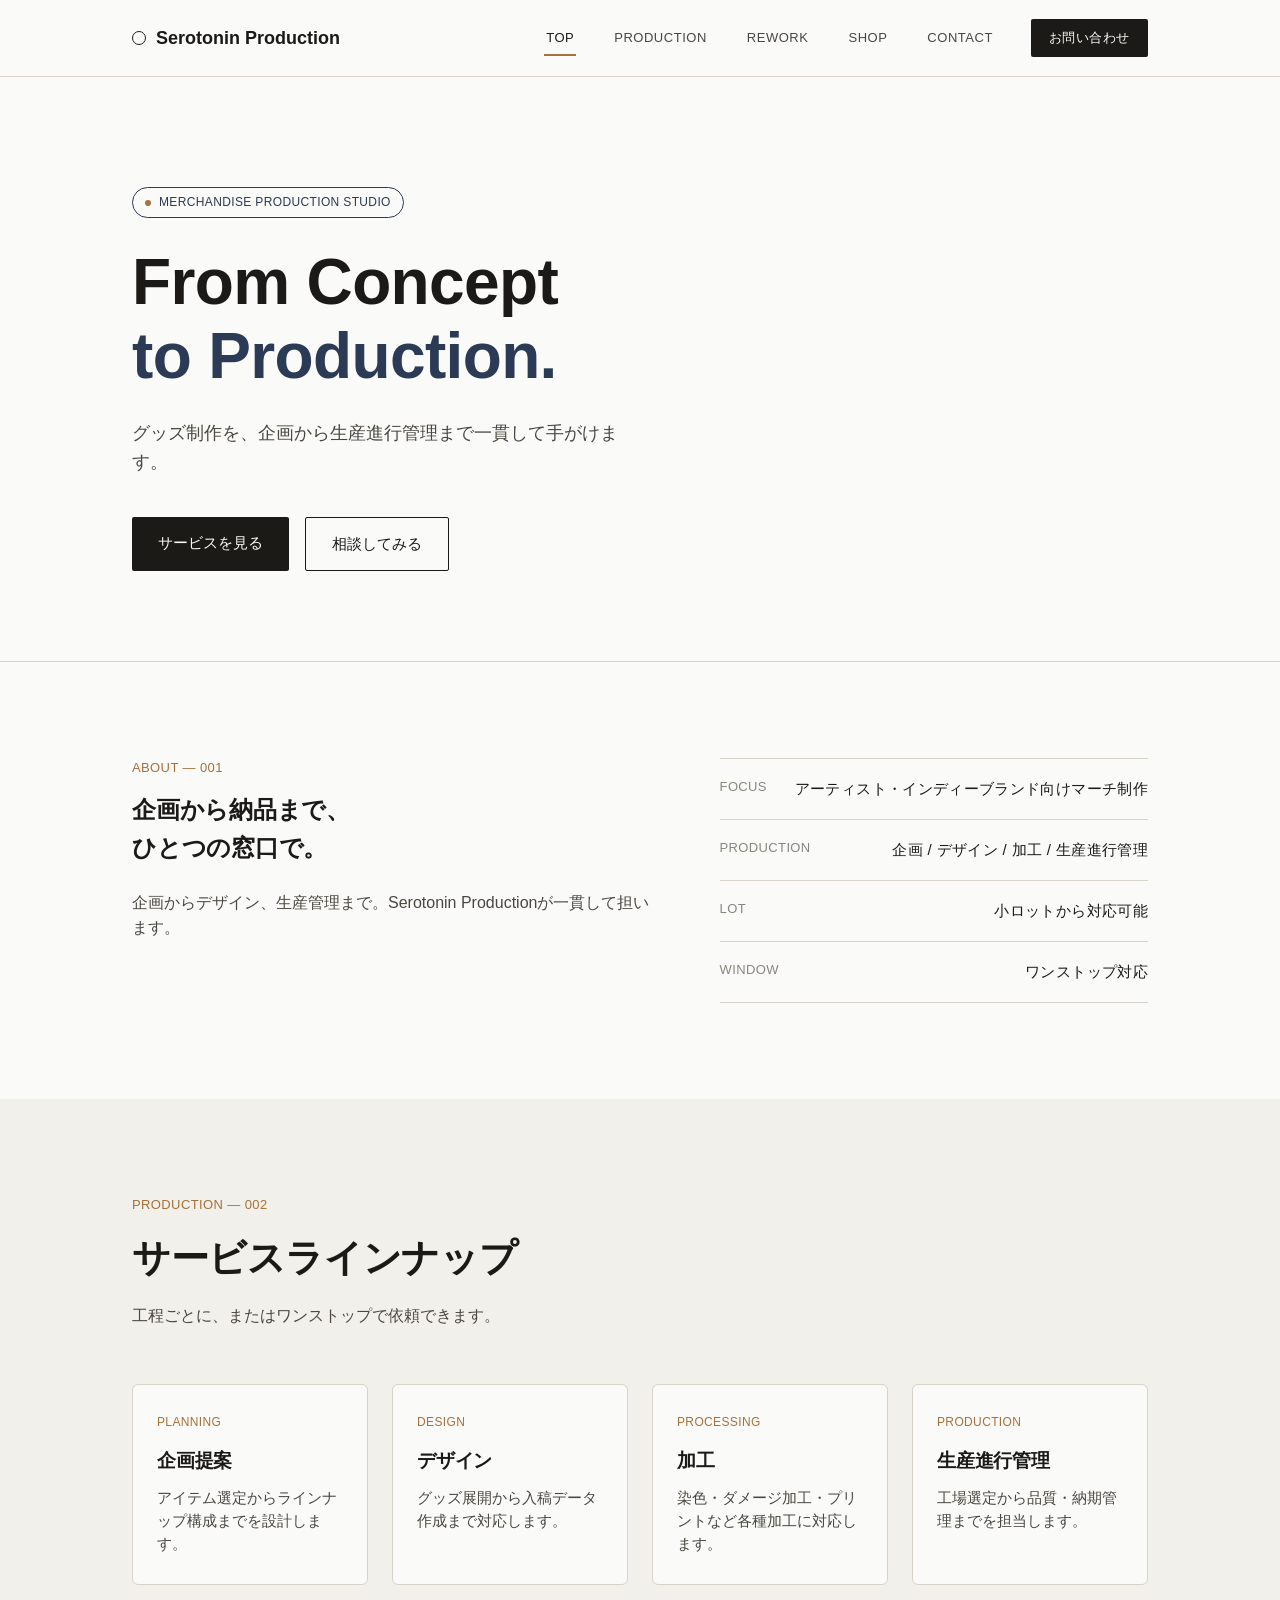
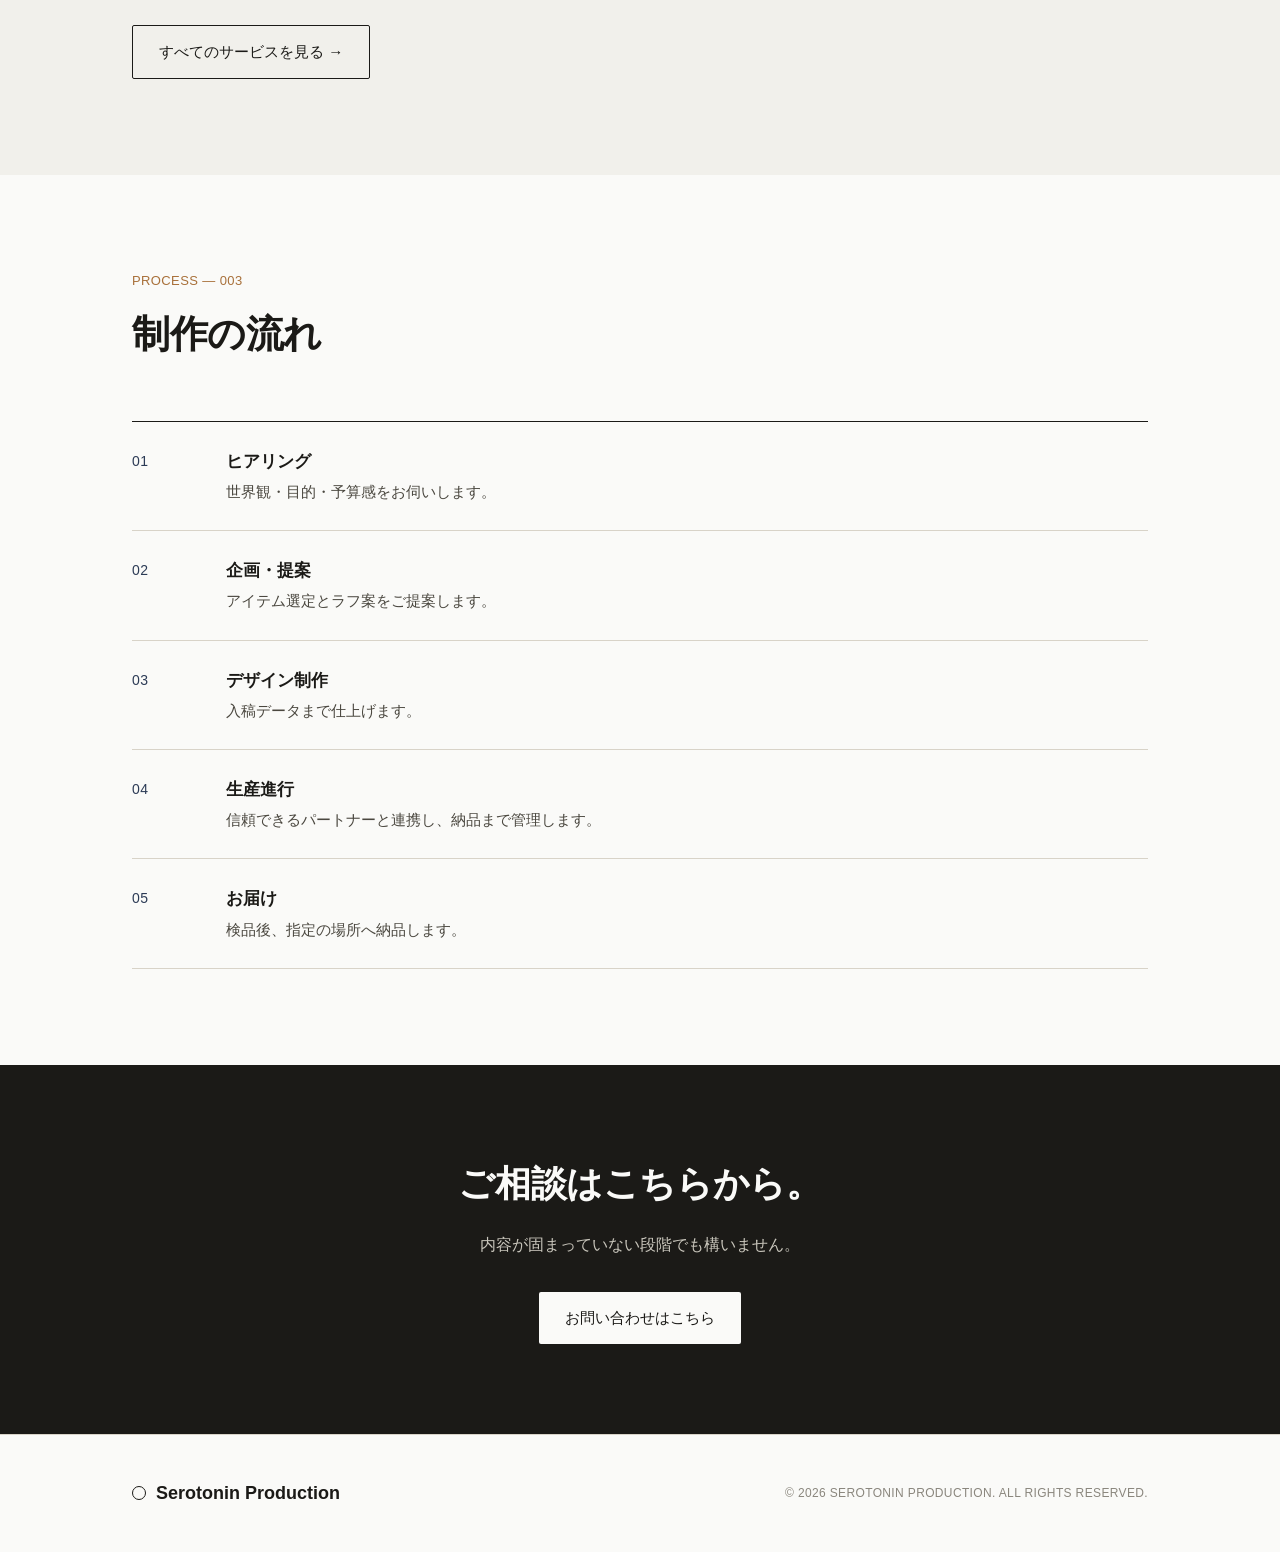
<file: index.html>
<!DOCTYPE html>
<html lang="ja">
<head>
<meta charset="UTF-8">
<meta name="viewport" content="width=device-width, initial-scale=1.0">
<title>Serotonin Production — Merchandise Production</title>
<link rel="stylesheet" href="style.css">
</head>
<body>

<header>
  <nav class="wrap">
    <a href="index.html" class="logo"><span class="hole"></span>Serotonin Production</a>
    <div class="navlinks">
      <a href="index.html" class="active">TOP</a>
      <a href="production.html">PRODUCTION</a>
      <a href="rework.html">REWORK</a>
      <a href="shop.html">SHOP</a>
      <a href="contact.html">CONTACT</a>
      <a href="contact.html" class="cta">お問い合わせ</a>
    </div>
  </nav>
</header>

<main>


  <section class="hero">
    <div class="wrap" style="position:relative;z-index:1;">
      <span class="eyebrow mono">MERCHANDISE PRODUCTION STUDIO</span>
      <h1>From Concept<br><em>to Production.</em></h1>
      <p class="lead">グッズ制作を、企画から生産進行管理まで一貫して手がけます。</p>
      <div class="btnrow">
        <a href="production.html" class="btn btn-primary">サービスを見る</a>
        <a href="contact.html" class="btn btn-outline">相談してみる</a>
      </div>
    </div>
  </section>

  <section>
    <div class="wrap about-grid">
      <div>
        <span class="sec-num mono">ABOUT — 001</span>
        <h2 style="margin-bottom:22px;">企画から納品まで、<br>ひとつの窓口で。</h2>
        <p>企画からデザイン、生産管理まで。Serotonin Productionが一貫して担います。</p>
      </div>
      <div class="stat-list mono">
        <div class="stat-row"><span>FOCUS</span><span>アーティスト・インディーブランド向けマーチ制作</span></div>
        <div class="stat-row"><span>PRODUCTION</span><span>企画 / デザイン / 加工 / 生産進行管理</span></div>
        <div class="stat-row"><span>LOT</span><span>小ロットから対応可能</span></div>
        <div class="stat-row"><span>WINDOW</span><span>ワンストップ対応</span></div>
      </div>
    </div>
  </section>

  <section class="section-alt">
    <div class="wrap">
      <div class="sec-head">
        <span class="sec-num mono">PRODUCTION — 002</span>
        <h2>サービスラインナップ</h2>
        <p>工程ごとに、またはワンストップで依頼できます。</p>
      </div>
      <div class="card-grid" style="grid-template-columns:repeat(auto-fit,minmax(230px,1fr));">
        <div class="service-card">
          <span class="mono">PLANNING</span>
          <h3>企画提案</h3>
          <p>アイテム選定からラインナップ構成までを設計します。</p>
        </div>
        <div class="service-card">
          <span class="mono">DESIGN</span>
          <h3>デザイン</h3>
          <p>グッズ展開から入稿データ作成まで対応します。</p>
        </div>
        <div class="service-card">
          <span class="mono">PROCESSING</span>
          <h3>加工</h3>
          <p>染色・ダメージ加工・プリントなど各種加工に対応します。</p>
        </div>
        <div class="service-card">
          <span class="mono">PRODUCTION</span>
          <h3>生産進行管理</h3>
          <p>工場選定から品質・納期管理までを担当します。</p>
        </div>
      </div>
      <div style="margin-top:40px;">
        <a href="production.html" class="btn btn-outline">すべてのサービスを見る →</a>
      </div>
    </div>
  </section>

  <section>
    <div class="wrap">
      <div class="sec-head">
        <span class="sec-num mono">PROCESS — 003</span>
        <h2>制作の流れ</h2>
      </div>
      <div class="process-list">
        <div class="process-item"><span class="mono">01</span><div><h4>ヒアリング</h4><p>世界観・目的・予算感をお伺いします。</p></div></div>
        <div class="process-item"><span class="mono">02</span><div><h4>企画・提案</h4><p>アイテム選定とラフ案をご提案します。</p></div></div>
        <div class="process-item"><span class="mono">03</span><div><h4>デザイン制作</h4><p>入稿データまで仕上げます。</p></div></div>
        <div class="process-item"><span class="mono">04</span><div><h4>生産進行</h4><p>信頼できるパートナーと連携し、納品まで管理します。</p></div></div>
        <div class="process-item"><span class="mono">05</span><div><h4>お届け</h4><p>検品後、指定の場所へ納品します。</p></div></div>
      </div>
    </div>
  </section>

  <section class="cta-band">
    <div class="wrap">
      <h2>ご相談はこちらから。</h2>
      <p>内容が固まっていない段階でも構いません。</p>
      <a href="contact.html" class="btn btn-primary">お問い合わせはこちら</a>
    </div>
  </section>


</main>

<footer>
  <div class="wrap">
    <div class="logo"><span class="hole"></span>Serotonin Production</div>
    <span class="mono">© 2026 Serotonin Production. ALL RIGHTS RESERVED.</span>
  </div>
</footer>

</body>
</html>
</file>
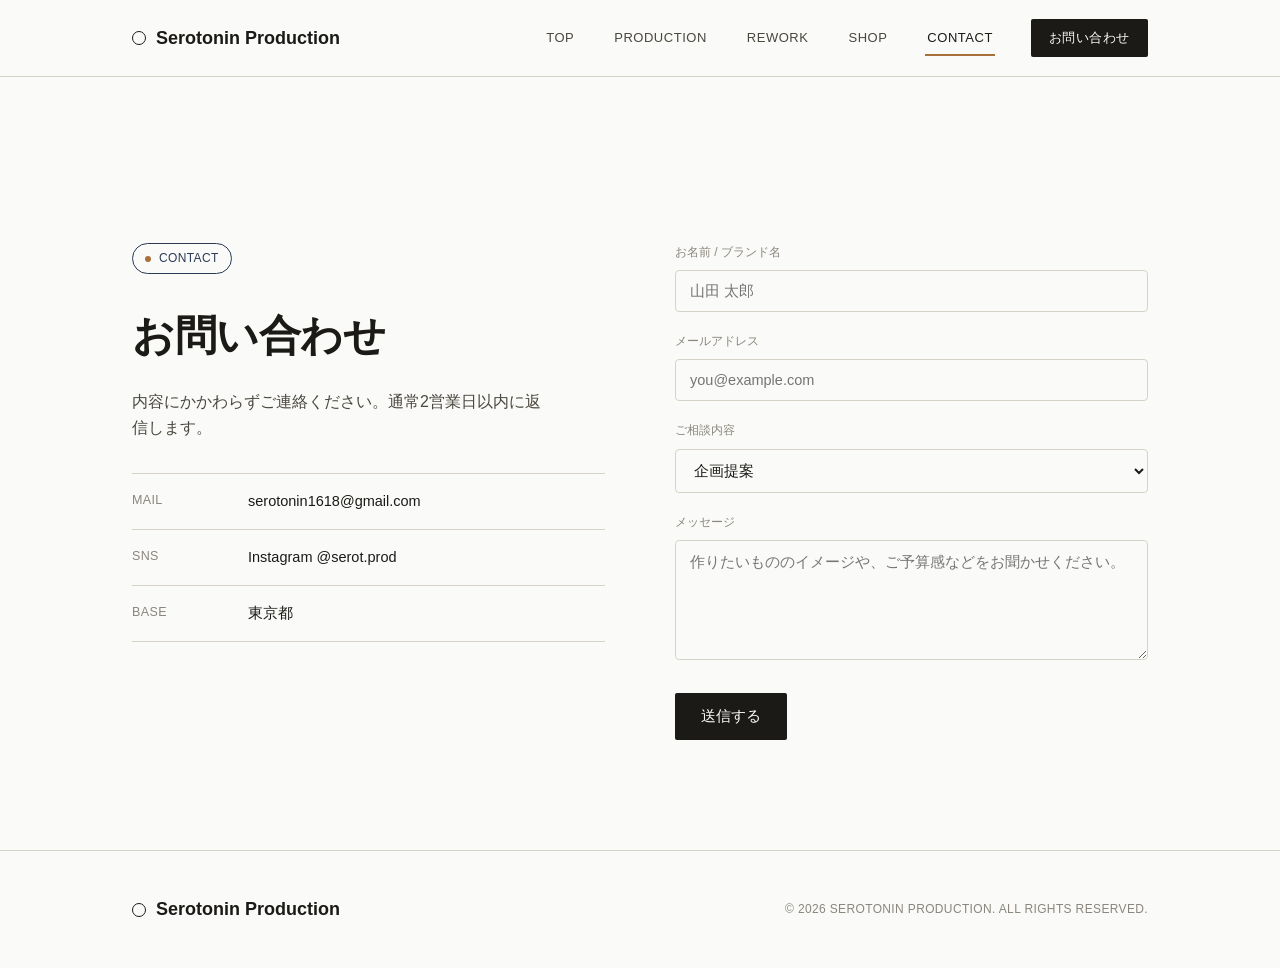
<file: contact.html>
<!DOCTYPE html>
<html lang="ja">
<head>
<meta charset="UTF-8">
<meta name="viewport" content="width=device-width, initial-scale=1.0">
<title>CONTACT | Serotonin Production</title>
<link rel="stylesheet" href="style.css">
</head>
<body>

<header>
  <nav class="wrap">
    <a href="index.html" class="logo"><span class="hole"></span>Serotonin Production</a>
    <div class="navlinks">
      <a href="index.html">TOP</a>
      <a href="production.html">PRODUCTION</a>
      <a href="rework.html">REWORK</a>
      <a href="shop.html">SHOP</a>
      <a href="contact.html" class="active">CONTACT</a>
      <a href="contact.html" class="cta">お問い合わせ</a>
    </div>
  </nav>
</header>

<main>

  <section style="padding-bottom:110px;">
    <div class="wrap contact-grid">
      <div>
        <span class="eyebrow mono">CONTACT</span>
        <h2>お問い合わせ</h2>
        <p>内容にかかわらずご連絡ください。通常2営業日以内に返信します。</p>

        <div class="info-row"><span class="mono">MAIL</span><span>serotonin1618@gmail.com</span></div>
        <div class="info-row"><span class="mono">SNS</span><span>Instagram @serot.prod</span></div>
        <div class="info-row"><span class="mono">BASE</span><span>東京都</span></div>
      </div>

      <form action="https://formsubmit.co/serotonin1618@gmail.com" method="POST">
        <input type="hidden" name="_subject" value="【HPより】お問い合わせがありました">
        <input type="hidden" name="_template" value="table">
        <input type="hidden" name="_captcha" value="false">
        <input type="hidden" name="_next" value="thanks.html">
        <input type="text" name="_honey" style="display:none">

        <div class="field">
          <label>お名前 / ブランド名</label>
          <input type="text" name="お名前" placeholder="山田 太郎" required>
        </div>
        <div class="field">
          <label>メールアドレス</label>
          <input type="email" name="メールアドレス" placeholder="you@example.com" required>
        </div>
        <div class="field">
          <label>ご相談内容</label>
          <select name="ご相談内容">
            <option>企画提案</option>
            <option>デザイン</option>
            <option>加工</option>
            <option>生産進行管理</option>
            <option>フルパッケージ</option>
            <option>REWORK(個人の服のリメイク)</option>
            <option>まだ決まっていない</option>
          </select>
        </div>
        <div class="field">
          <label>メッセージ</label>
          <textarea name="メッセージ" placeholder="作りたいもののイメージや、ご予算感などをお聞かせください。"></textarea>
        </div>
        <button type="submit" class="btn btn-primary">送信する</button>
      </form>
    </div>
  </section>

</main>

<footer>
  <div class="wrap">
    <div class="logo"><span class="hole"></span>Serotonin Production</div>
    <span class="mono">© 2026 Serotonin Production. ALL RIGHTS RESERVED.</span>
  </div>
</footer>

</body>
</html>
</file>
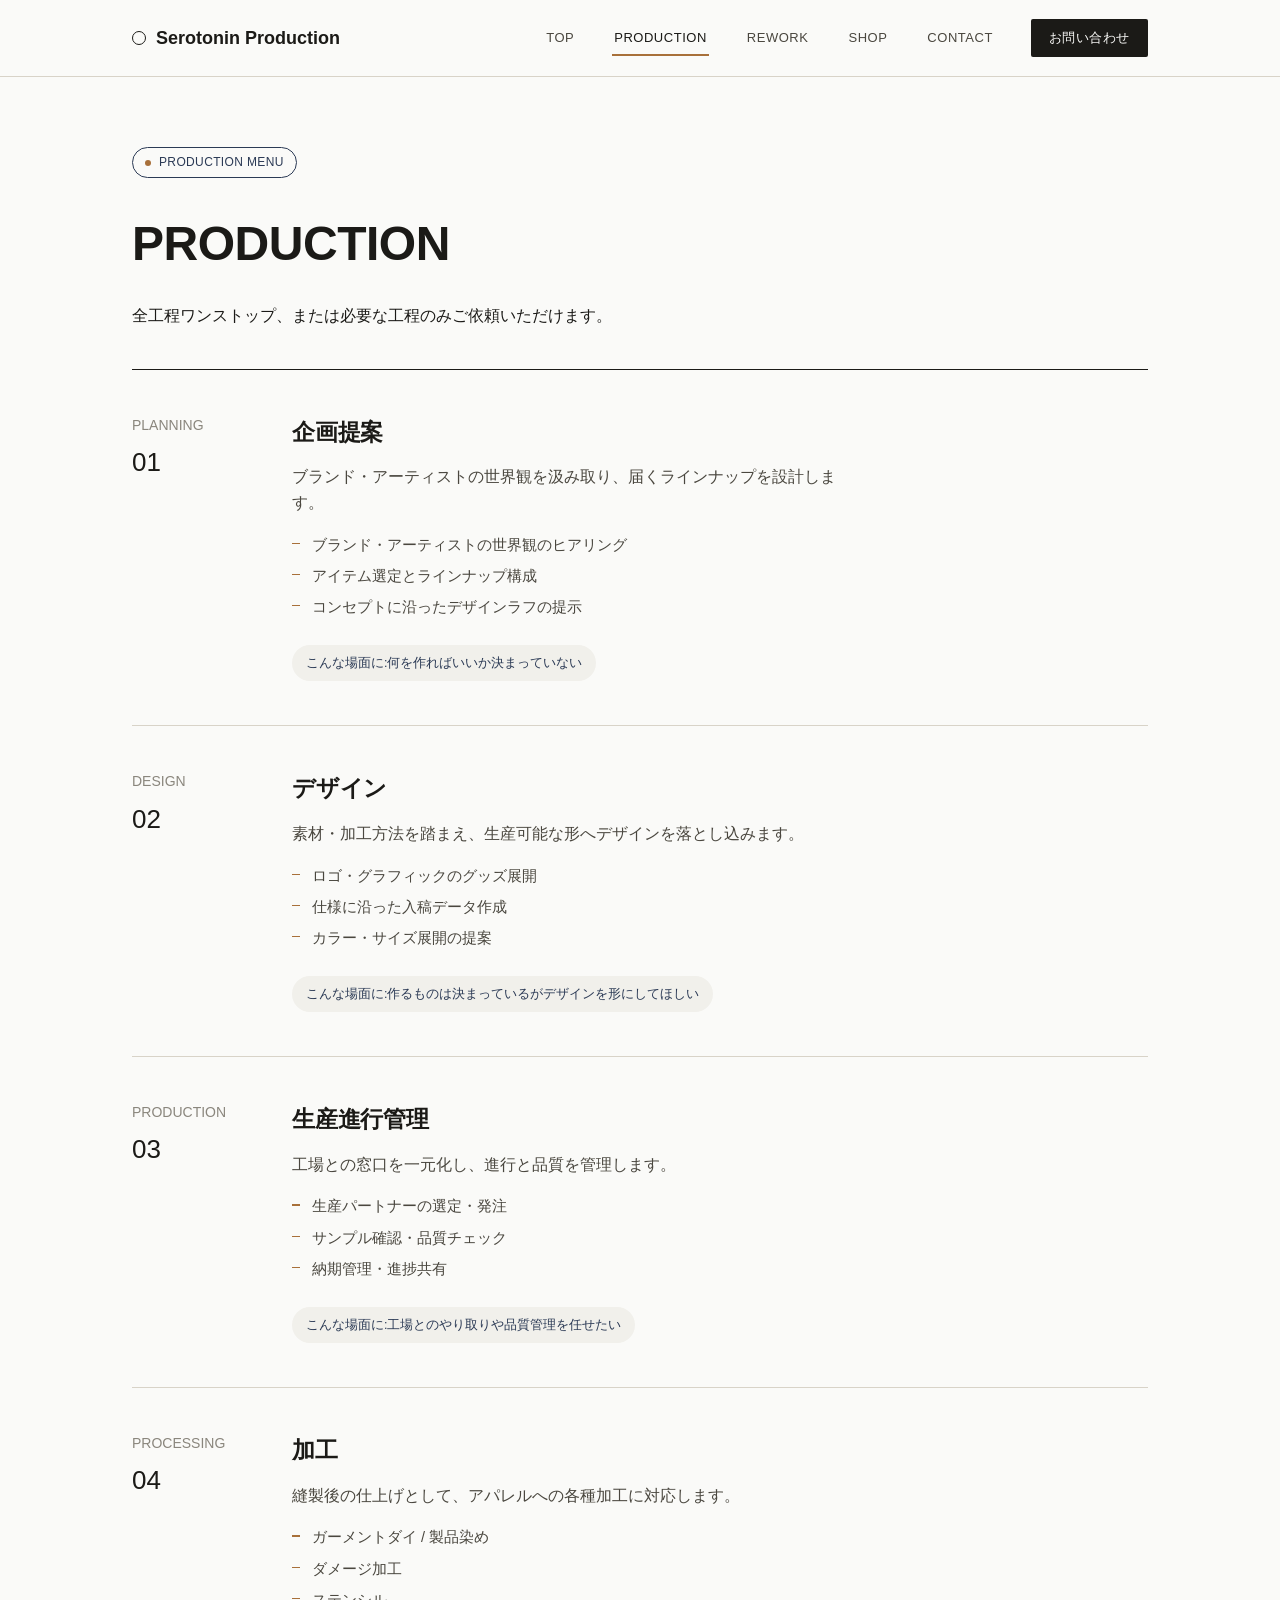
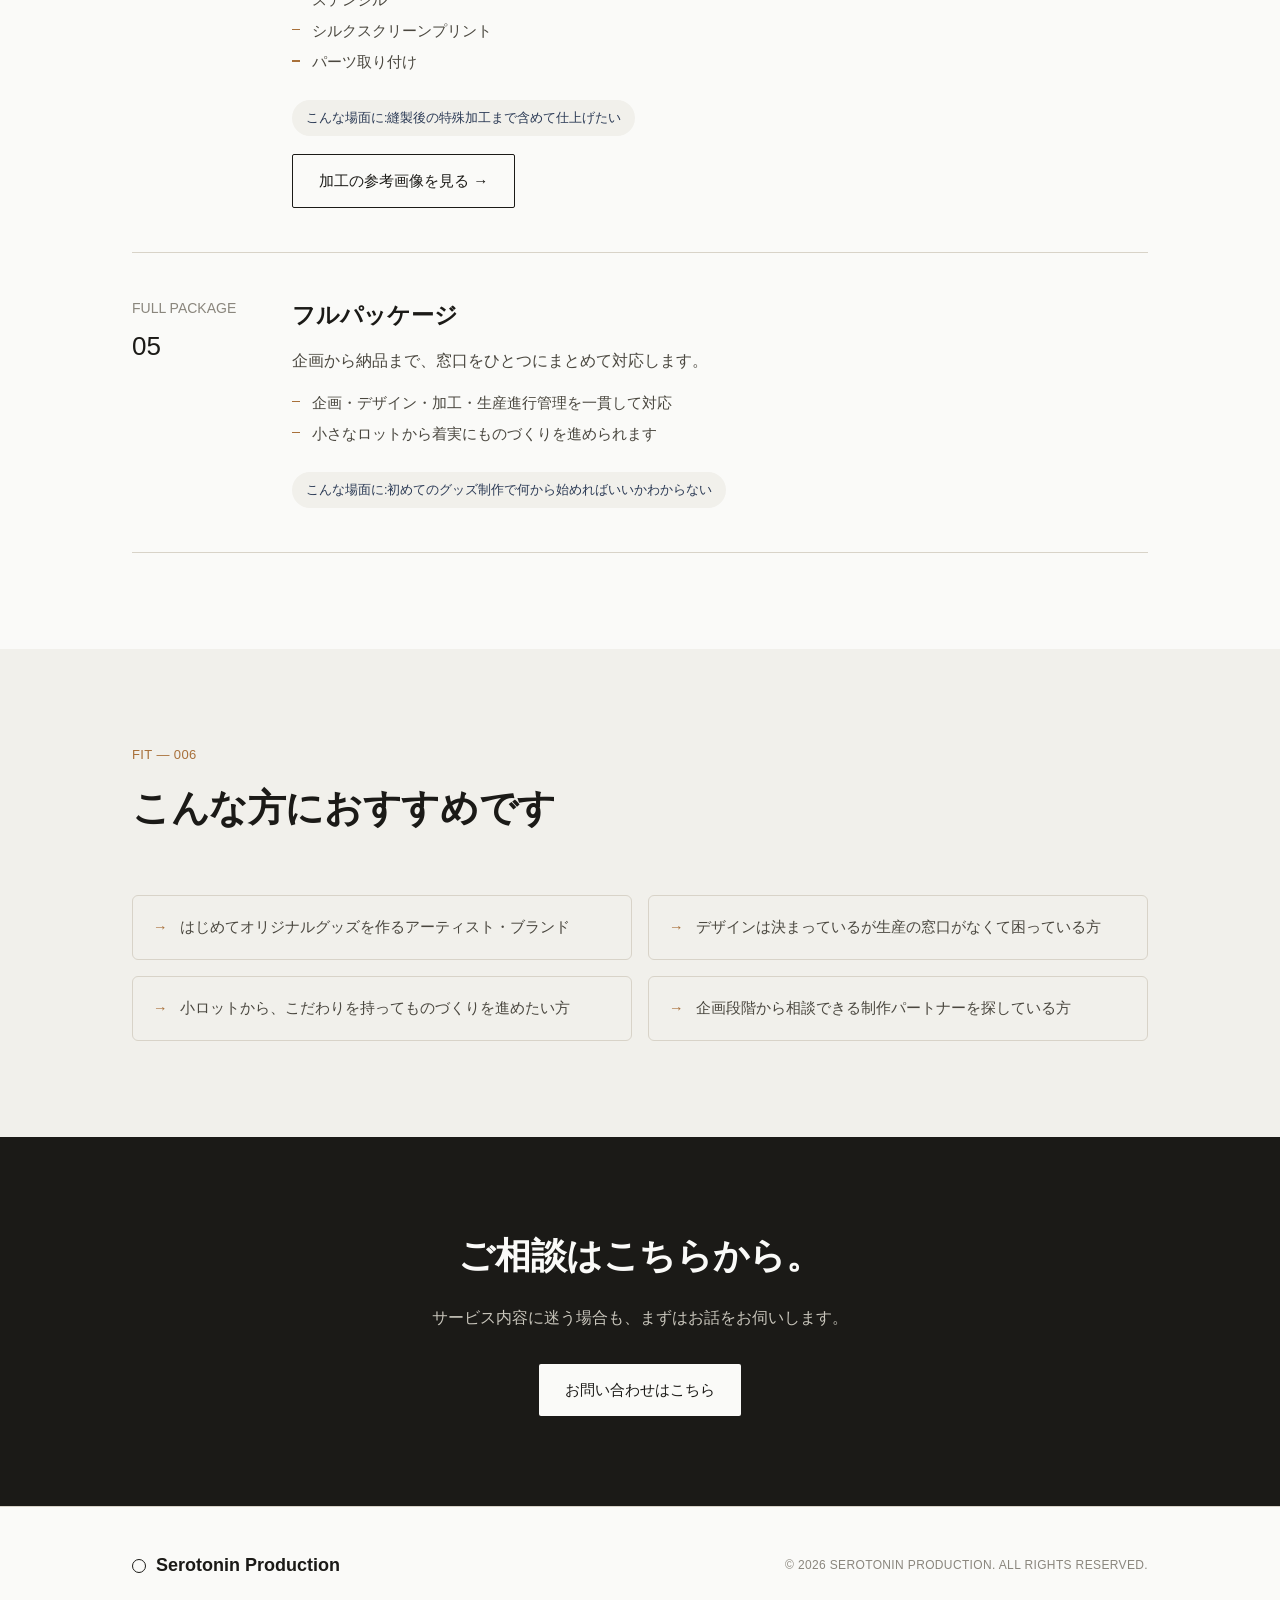
<file: production.html>
<!DOCTYPE html>
<html lang="ja">
<head>
<meta charset="UTF-8">
<meta name="viewport" content="width=device-width, initial-scale=1.0">
<title>PRODUCTION | Serotonin Production</title>
<link rel="stylesheet" href="style.css">
</head>
<body>

<header>
  <nav class="wrap">
    <a href="index.html" class="logo"><span class="hole"></span>Serotonin Production</a>
    <div class="navlinks">
      <a href="index.html">TOP</a>
      <a href="production.html" class="active">PRODUCTION</a>
      <a href="rework.html">REWORK</a>
      <a href="shop.html">SHOP</a>
      <a href="contact.html">CONTACT</a>
      <a href="contact.html" class="cta">お問い合わせ</a>
    </div>
  </nav>
</header>

<main>


  <section class="service-page-head">
    <div class="wrap">
      <span class="eyebrow mono">PRODUCTION MENU</span>
      <h1 style="font-size:clamp(30px,4.4vw,48px);max-width:680px;">PRODUCTION</h1>
      <p class="lead" style="margin-top:20px;">全工程ワンストップ、または必要な工程のみご依頼いただけます。</p>
    </div>
  </section>

  <section style="padding-top:20px;">
    <div class="wrap">

      <div class="service-detail">
        <div class="sd-num">PLANNING<span class="code">01</span></div>
        <div>
          <h3>企画提案</h3>
          <p class="desc">ブランド・アーティストの世界観を汲み取り、届くラインナップを設計します。</p>
          <ul class="bullet-list">
            <li>ブランド・アーティストの世界観のヒアリング</li>
            <li>アイテム選定とラインナップ構成</li>
            <li>コンセプトに沿ったデザインラフの提示</li>
          </ul>
          <span class="scene">こんな場面に:何を作ればいいか決まっていない</span>
        </div>
      </div>

      <div class="service-detail">
        <div class="sd-num">DESIGN<span class="code">02</span></div>
        <div>
          <h3>デザイン</h3>
          <p class="desc">素材・加工方法を踏まえ、生産可能な形へデザインを落とし込みます。</p>
          <ul class="bullet-list">
            <li>ロゴ・グラフィックのグッズ展開</li>
            <li>仕様に沿った入稿データ作成</li>
            <li>カラー・サイズ展開の提案</li>
          </ul>
          <span class="scene">こんな場面に:作るものは決まっているがデザインを形にしてほしい</span>
        </div>
      </div>

      <div class="service-detail">
        <div class="sd-num">PRODUCTION<span class="code">03</span></div>
        <div>
          <h3>生産進行管理</h3>
          <p class="desc">工場との窓口を一元化し、進行と品質を管理します。</p>
          <ul class="bullet-list">
            <li>生産パートナーの選定・発注</li>
            <li>サンプル確認・品質チェック</li>
            <li>納期管理・進捗共有</li>
          </ul>
          <span class="scene">こんな場面に:工場とのやり取りや品質管理を任せたい</span>
        </div>
      </div>

      <div class="service-detail">
        <div class="sd-num">PROCESSING<span class="code">04</span></div>
        <div>
          <h3>加工</h3>
          <p class="desc">縫製後の仕上げとして、アパレルへの各種加工に対応します。</p>
          <ul class="bullet-list">
            <li>ガーメントダイ / 製品染め</li>
            <li>ダメージ加工</li>
            <li>ステンシル</li>
            <li>シルクスクリーンプリント</li>
            <li>パーツ取り付け</li>
          </ul>
          <span class="scene">こんな場面に:縫製後の特殊加工まで含めて仕上げたい</span>
          <div style="margin-top:18px;">
            <a href="rework.html" class="btn btn-outline">加工の参考画像を見る →</a>
          </div>
        </div>
      </div>

      <div class="service-detail">
        <div class="sd-num">FULL PACKAGE<span class="code">05</span></div>
        <div>
          <h3>フルパッケージ</h3>
          <p class="desc">企画から納品まで、窓口をひとつにまとめて対応します。</p>
          <ul class="bullet-list">
            <li>企画・デザイン・加工・生産進行管理を一貫して対応</li>
            <li>小さなロットから着実にものづくりを進められます</li>
          </ul>
          <span class="scene">こんな場面に:初めてのグッズ制作で何から始めればいいかわからない</span>
        </div>
      </div>

    </div>
  </section>

  <section class="section-alt">
    <div class="wrap">
      <div class="sec-head">
        <span class="sec-num mono">FIT — 006</span>
        <h2>こんな方におすすめです</h2>
      </div>
      <div class="fit-grid">
        <div class="fit-item"><span class="mark">→</span>はじめてオリジナルグッズを作るアーティスト・ブランド</div>
        <div class="fit-item"><span class="mark">→</span>デザインは決まっているが生産の窓口がなくて困っている方</div>
        <div class="fit-item"><span class="mark">→</span>小ロットから、こだわりを持ってものづくりを進めたい方</div>
        <div class="fit-item"><span class="mark">→</span>企画段階から相談できる制作パートナーを探している方</div>
      </div>
    </div>
  </section>

  <section class="cta-band">
    <div class="wrap">
      <h2>ご相談はこちらから。</h2>
      <p>サービス内容に迷う場合も、まずはお話をお伺いします。</p>
      <a href="contact.html" class="btn btn-primary">お問い合わせはこちら</a>
    </div>
  </section>


</main>

<footer>
  <div class="wrap">
    <div class="logo"><span class="hole"></span>Serotonin Production</div>
    <span class="mono">© 2026 Serotonin Production. ALL RIGHTS RESERVED.</span>
  </div>
</footer>

</body>
</html>
</file>
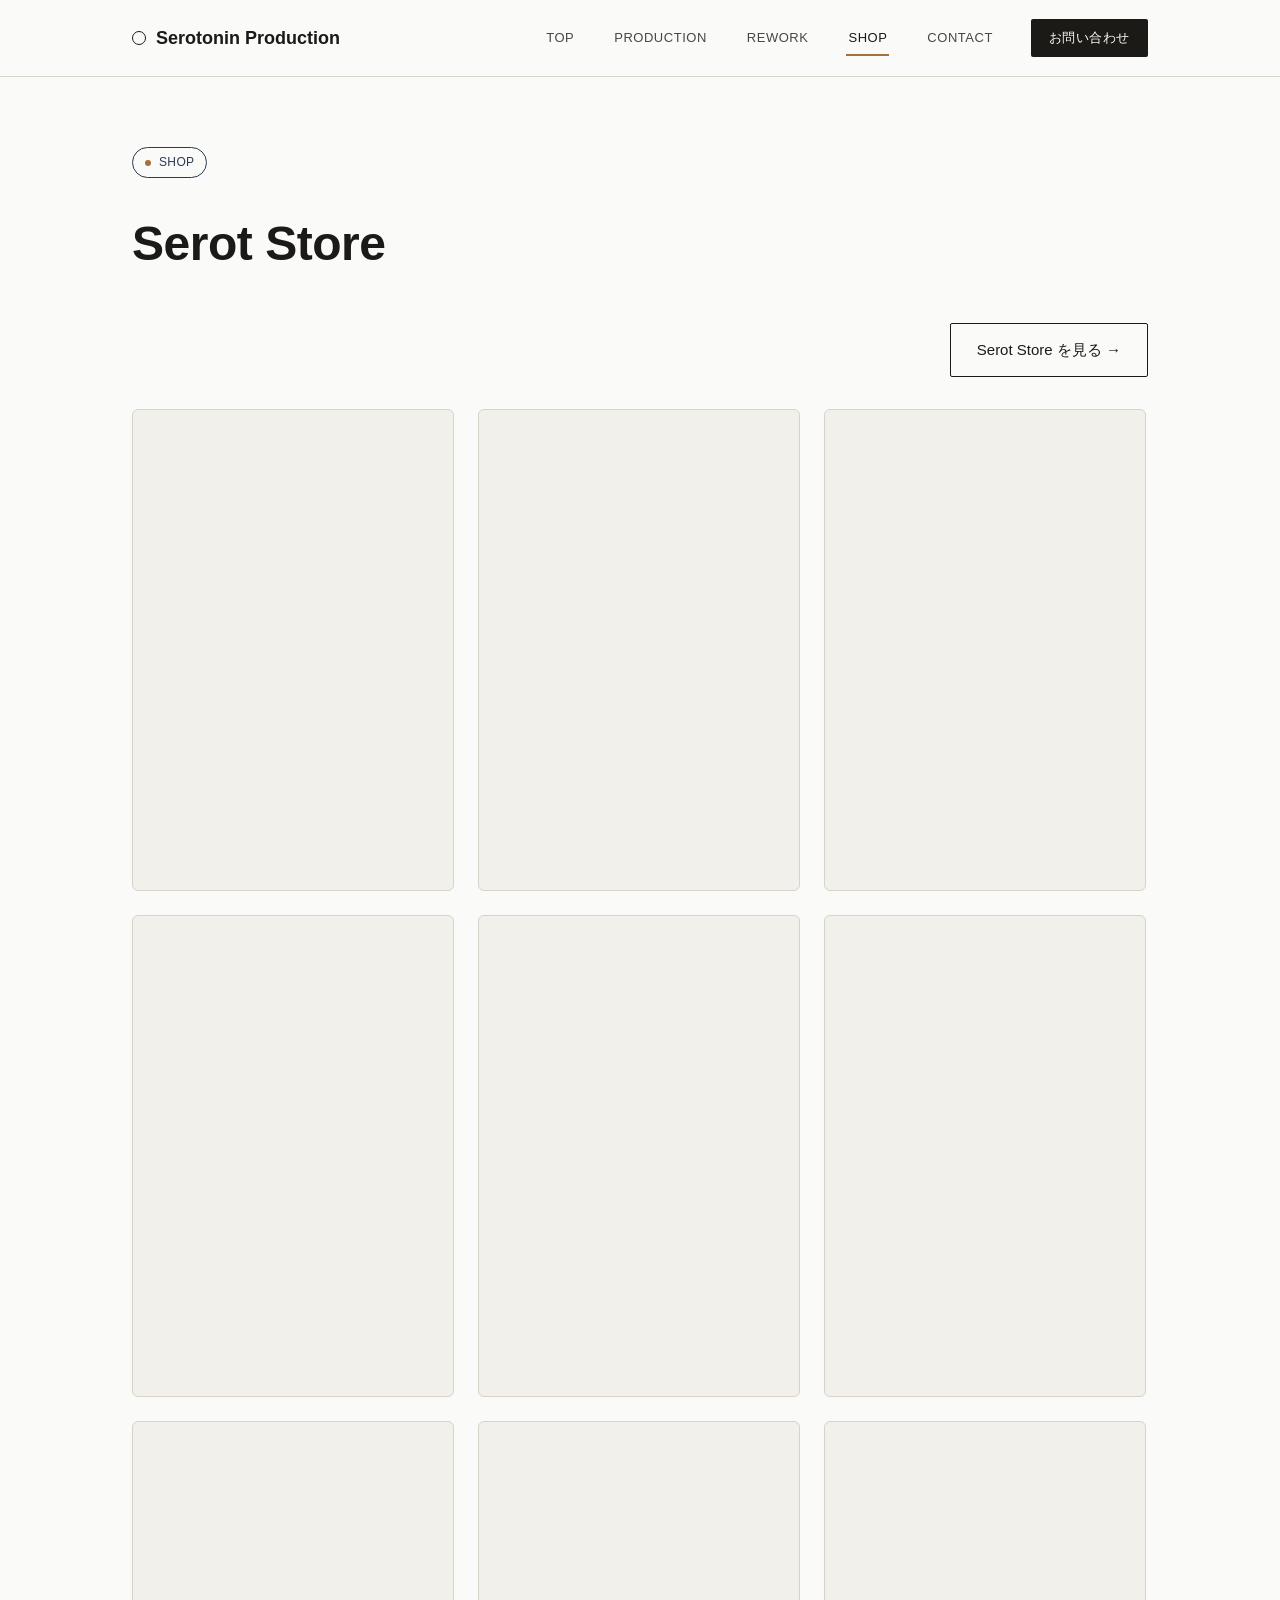
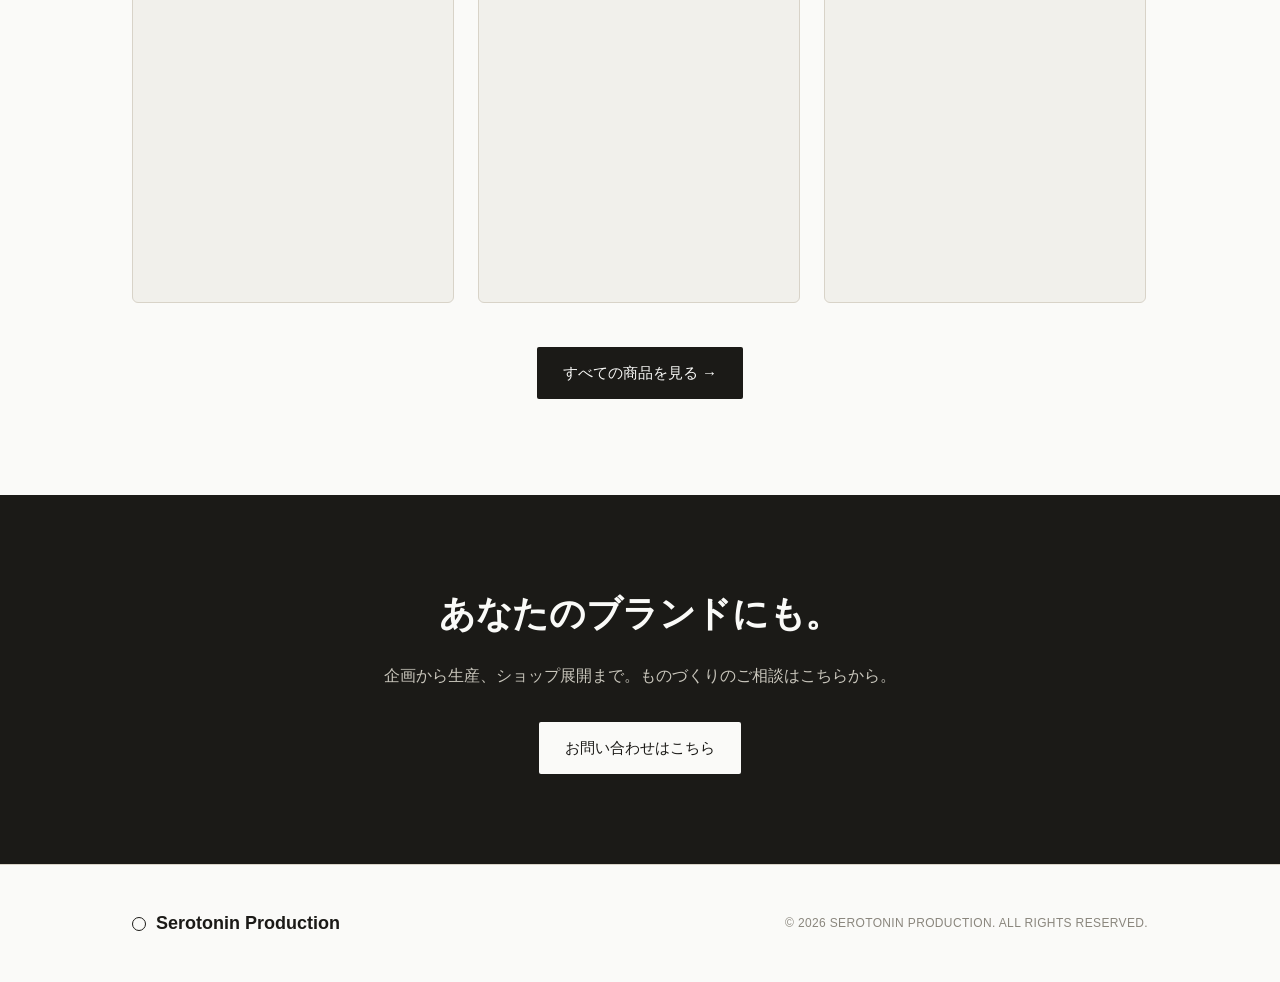
<file: shop.html>
<!DOCTYPE html>
<html lang="ja">
<head>
<meta charset="UTF-8">
<meta name="viewport" content="width=device-width, initial-scale=1.0">
<title>SHOP | Serotonin Production</title>
<link rel="stylesheet" href="style.css">
</head>
<body>

<header>
  <nav class="wrap">
    <a href="index.html" class="logo"><span class="hole"></span>Serotonin Production</a>
    <div class="navlinks">
      <a href="index.html">TOP</a>
      <a href="production.html">PRODUCTION</a>
      <a href="rework.html">REWORK</a>
      <a href="shop.html" class="active">SHOP</a>
      <a href="contact.html">CONTACT</a>
      <a href="contact.html" class="cta">お問い合わせ</a>
    </div>
  </nav>
</header>

<main>

  <section class="service-page-head">
    <div class="wrap">
      <span class="eyebrow mono">SHOP</span>
      <h1 style="font-size:clamp(30px,4.4vw,48px);max-width:680px;">Serot Store</h1>
    </div>
  </section>

  <section style="padding-top:20px;">
    <div class="wrap">

      <div style="display:flex;justify-content:flex-end;margin-bottom:32px;">
        <a href="https://bsss.theshop.jp" target="_blank" rel="noopener" class="btn btn-outline">Serot Store を見る →</a>
      </div>

      <div class="widget-grid">

        <div class="widget-card">
          <iframe src="https://bsss.theshop.jp/items/155697829/widget/large" width="320" height="480" frameborder="0"></iframe>
        </div>

        <div class="widget-card">
          <iframe src="https://bsss.theshop.jp/items/155698052/widget/large" width="320" height="480" frameborder="0"></iframe>
        </div>

        <div class="widget-card">
          <iframe src="https://bsss.theshop.jp/items/153459708/widget/large" width="320" height="480" frameborder="0"></iframe>
        </div>

        <div class="widget-card">
          <iframe src="https://bsss.theshop.jp/items/153459508/widget/large" width="320" height="480" frameborder="0"></iframe>
        </div>

        <div class="widget-card">
          <iframe src="https://bsss.theshop.jp/items/153459253/widget/large" width="320" height="480" frameborder="0"></iframe>
        </div>

        <div class="widget-card">
          <iframe src="https://bsss.theshop.jp/items/150807906/widget/large" width="320" height="480" frameborder="0"></iframe>
        </div>

        <div class="widget-card">
          <iframe src="https://bsss.theshop.jp/items/150808014/widget/large" width="320" height="480" frameborder="0"></iframe>
        </div>

        <div class="widget-card">
          <iframe src="https://bsss.theshop.jp/items/147705136/widget/large" width="320" height="480" frameborder="0"></iframe>
        </div>

        <div class="widget-card">
          <iframe src="https://bsss.theshop.jp/items/147705198/widget/large" width="320" height="480" frameborder="0"></iframe>
        </div>

      </div>

      <div style="margin-top:44px;text-align:center;">
        <a href="https://bsss.theshop.jp" target="_blank" rel="noopener" class="btn btn-primary">すべての商品を見る →</a>
      </div>

    </div>
  </section>

  <section class="cta-band">
    <div class="wrap">
      <h2>あなたのブランドにも。</h2>
      <p>企画から生産、ショップ展開まで。ものづくりのご相談はこちらから。</p>
      <a href="contact.html" class="btn btn-primary">お問い合わせはこちら</a>
    </div>
  </section>

</main>

<footer>
  <div class="wrap">
    <div class="logo"><span class="hole"></span>Serotonin Production</div>
    <span class="mono">© 2026 Serotonin Production. ALL RIGHTS RESERVED.</span>
  </div>
</footer>

</body>
</html>
</file>
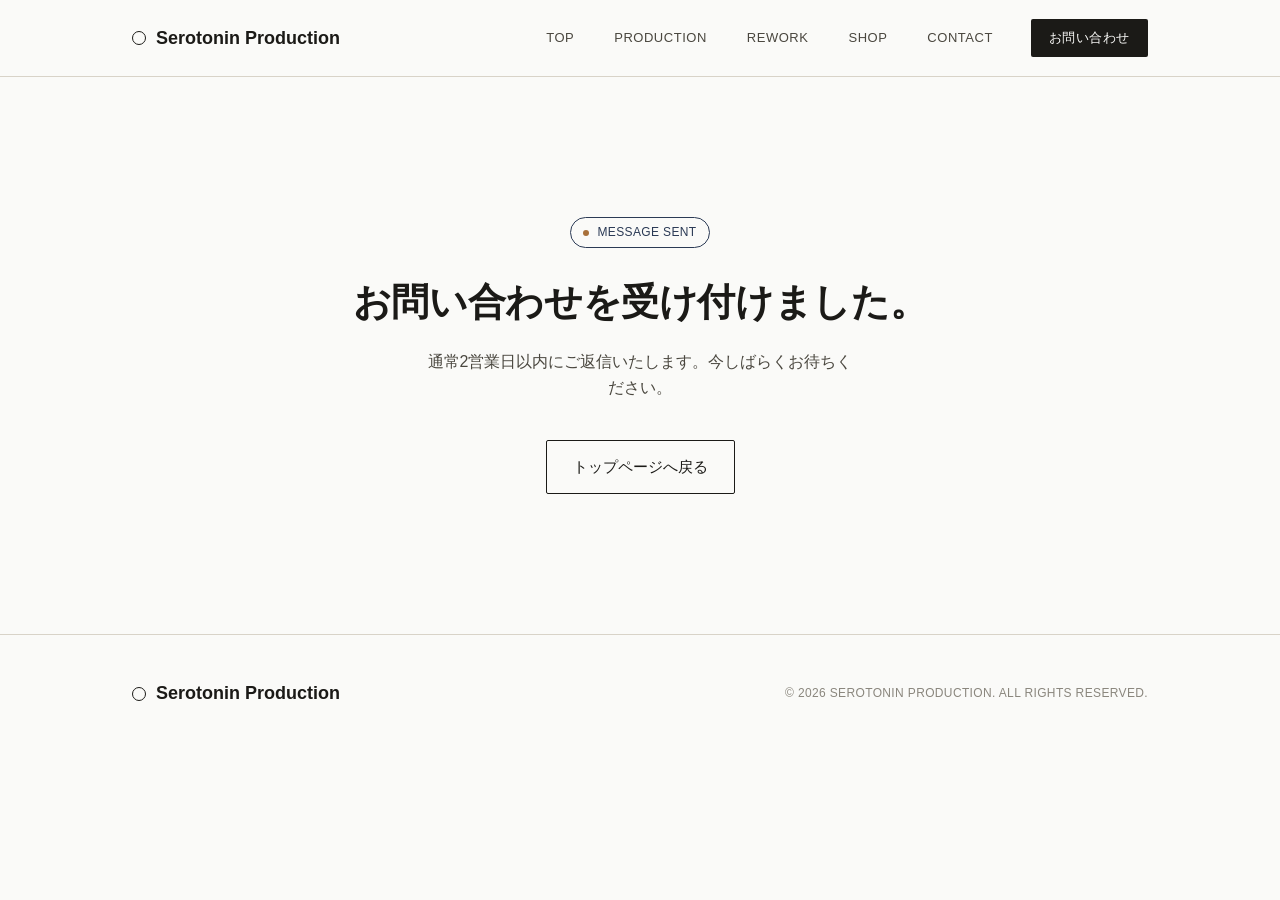
<file: thanks.html>
<!DOCTYPE html>
<html lang="ja">
<head>
<meta charset="UTF-8">
<meta name="viewport" content="width=device-width, initial-scale=1.0">
<title>送信完了 | Serotonin Production</title>
<link rel="stylesheet" href="style.css">
</head>
<body>

<header>
  <nav class="wrap">
    <a href="index.html" class="logo"><span class="hole"></span>Serotonin Production</a>
    <div class="navlinks">
      <a href="index.html">TOP</a>
      <a href="production.html">PRODUCTION</a>
      <a href="rework.html">REWORK</a>
      <a href="shop.html">SHOP</a>
      <a href="contact.html">CONTACT</a>
      <a href="contact.html" class="cta">お問い合わせ</a>
    </div>
  </nav>
</header>

<main>
  <section style="padding:140px 0;text-align:center;">
    <div class="wrap">
      <span class="eyebrow mono" style="margin-bottom:24px;">MESSAGE SENT</span>
      <h2 style="font-size:clamp(26px,3.6vw,38px);margin-bottom:16px;">お問い合わせを受け付けました。</h2>
      <p style="color:var(--ink-soft);max-width:440px;margin:0 auto 40px;">通常2営業日以内にご返信いたします。今しばらくお待ちください。</p>
      <a href="index.html" class="btn btn-outline">トップページへ戻る</a>
    </div>
  </section>
</main>

<footer>
  <div class="wrap">
    <div class="logo"><span class="hole"></span>Serotonin Production</div>
    <span class="mono">© 2026 Serotonin Production. ALL RIGHTS RESERVED.</span>
  </div>
</footer>

</body>
</html>
</file>
<file: style.css>
:root{
    --paper:#FAFAF8;
    --paper-alt:#F1F0EB;
    --ink:#1B1A17;
    --ink-soft:#4A473F;
    --indigo:#2B3A55;
    --indigo-soft:#3F5276;
    --rust:#A8703A;
    --gray:#8A867D;
    --line:#D8D3C8;
    --radius:2px;
  }
  *{box-sizing:border-box;margin:0;padding:0;}
  html{scroll-behavior:smooth;}
  body{
    background:var(--paper);
    color:var(--ink);
    font-family:'Helvetica Neue',Helvetica,Arial,sans-serif;
    -webkit-font-smoothing:antialiased;
    line-height:1.6;
  }
  h1,h2,h3,.display{
    font-family:'Helvetica Neue',Helvetica,Arial,sans-serif;
    font-weight:700;
    letter-spacing:-0.01em;
  }
  .mono{
    font-family:'Helvetica Neue',Helvetica,Arial,sans-serif;
    font-weight:500;
    letter-spacing:0.03em;
    text-transform:uppercase;
    font-size:12px;
  }
  a{color:inherit;text-decoration:none;}
  .wrap{max-width:1080px;margin:0 auto;padding:0 32px;}

  /* ---------- NAV ---------- */
  header{
    position:sticky;top:0;z-index:50;
    background:rgba(250,250,248,0.92);
    backdrop-filter:blur(6px);
    border-bottom:1px solid var(--line);
  }
  nav.wrap{
    display:flex;align-items:center;justify-content:space-between;
    height:76px;
  }
  .logo{
    display:flex;align-items:center;gap:10px;
    font-family:'Helvetica Neue',Helvetica,Arial,sans-serif;
    font-weight:700;font-size:18px;
  }
  .logo .hole{
    width:14px;height:14px;border-radius:50%;
    border:1.5px solid var(--ink);
    background:var(--paper);
  }
  .logo-img{
    height:20px;width:auto;display:block;
  }
  .navlinks{display:flex;gap:36px;align-items:center;}
  .navlinks a{
    background:none;border:none;cursor:pointer;
    font-family:'Helvetica Neue',Helvetica,Arial,sans-serif;
    font-size:13px;letter-spacing:0.04em;
    color:var(--ink-soft);
    padding:6px 2px;position:relative;
  }
  .navlinks a.active{color:var(--ink);}
  .navlinks a.active::after{
    content:'';position:absolute;left:0;right:0;bottom:-2px;height:2px;background:var(--rust);
  }
  .navlinks .cta{
    background:var(--ink);color:var(--paper);
    padding:9px 18px;border-radius:var(--radius);
    font-weight:500;
  }

  /* ---------- PAGES ---------- */
  section{padding:96px 0;}
  .section-alt{background:var(--paper-alt);}

  /* ---------- HERO ---------- */
  .hero{padding:110px 0 90px;border-bottom:1px solid var(--line);position:relative;overflow:hidden;}
  .eyebrow{
    display:inline-flex;align-items:center;gap:8px;
    font-family:'Helvetica Neue',Helvetica,Arial,sans-serif;font-size:12px;
    color:var(--indigo);border:1px solid var(--indigo);
    padding:5px 12px;border-radius:20px;margin-bottom:28px;
  }
  .eyebrow::before{content:'';width:6px;height:6px;background:var(--rust);border-radius:50%;}
  .hero h1{
    font-size:clamp(36px,5.4vw,64px);
    font-weight:700;line-height:1.15;max-width:820px;
    margin-bottom:26px;
  }
  .hero h1 em{font-style:normal;color:var(--indigo);}
  .hero p.lead{
    font-size:18px;color:var(--ink-soft);max-width:520px;margin-bottom:40px;
  }
  .btnrow{display:flex;gap:16px;flex-wrap:wrap;}
  .btn{
    display:inline-block;padding:14px 26px;border-radius:var(--radius);
    font-weight:500;font-size:15px;transition:all .15s ease;
  }
  .btn-primary{background:var(--ink);color:var(--paper);}
  .btn-primary:hover{background:var(--indigo);}
  .btn-outline{border:1px solid var(--ink);color:var(--ink);}
  .btn-outline:hover{background:var(--ink);color:var(--paper);}

  /* ---------- SECTION HEADS ---------- */
  .sec-head{margin-bottom:56px;max-width:640px;}
  .sec-num{font-family:'Helvetica Neue',Helvetica,Arial,sans-serif;color:var(--rust);font-size:13px;margin-bottom:12px;display:block;}
  .sec-head h2{font-size:clamp(26px,3.4vw,38px);font-weight:700;}
  .sec-head .jp-sub{
    display:block;font-size:14px;font-weight:400;color:var(--gray);
    margin-top:6px;letter-spacing:0.02em;
  }
  .sec-head p{color:var(--ink-soft);margin-top:14px;font-size:16px;}

  /* ---------- ABOUT (TOP) ---------- */
  .about-grid{display:grid;grid-template-columns:1.1fr 0.9fr;gap:64px;align-items:start;}
  .about-grid p{color:var(--ink-soft);margin-bottom:16px;font-size:16px;}
  .stat-list{border-top:1px solid var(--line);}
  .stat-row{
    display:flex;justify-content:space-between;padding:18px 0;
    border-bottom:1px solid var(--line);font-size:15px;
  }
  .stat-row span:first-child{color:var(--gray);font-family:'Helvetica Neue',Helvetica,Arial,sans-serif;font-size:13px;}
  .stat-row span:last-child{font-weight:500;}

  /* ---------- SERVICE CARDS (grid on TOP) ---------- */
  .card-grid{display:grid;grid-template-columns:repeat(3,1fr);gap:24px;}
  .service-card{
    background:var(--paper);border:1px solid var(--line);border-radius:6px;
    padding:28px 24px;position:relative;
    transition:border-color .15s ease, transform .15s ease;
  }
  .service-card:hover{border-color:var(--ink);transform:translateY(-3px);}
  .service-card .mono{font-size:12px;color:var(--rust);display:block;margin-bottom:14px;}
  .service-card h3{font-size:19px;margin-bottom:10px;font-weight:700;}
  .service-card p{font-size:14.5px;color:var(--ink-soft);}

  /* ---------- PROCESS (mono ticket style) ---------- */
  .process-list{border-top:1px solid var(--ink);}
  .process-item{
    display:grid;grid-template-columns:70px 1fr;gap:24px;
    padding:26px 0;border-bottom:1px solid var(--line);
  }
  .process-item .mono{color:var(--indigo);font-size:14px;padding-top:2px;}
  .process-item h4{font-size:17px;margin-bottom:6px;font-weight:700;}
  .process-item p{color:var(--ink-soft);font-size:14.5px;max-width:520px;}

  /* ---------- CTA BAND ---------- */
  .cta-band{
    background:var(--ink);color:var(--paper);text-align:center;
    padding:90px 0;
  }
  .cta-band h2{font-size:clamp(24px,3.6vw,36px);margin-bottom:20px;}
  .cta-band p{color:#C9C6BC;margin-bottom:34px;font-size:16px;}
  .cta-band .btn-primary{background:var(--paper);color:var(--ink);}
  .cta-band .btn-primary:hover{background:var(--rust);color:var(--paper);}

  /* ---------- SERVICE PAGE ---------- */
  .service-page-head{padding-top:70px;padding-bottom:20px;}
  .service-detail{
    display:grid;grid-template-columns:120px 1fr;gap:40px;
    padding:44px 0;border-bottom:1px solid var(--line);
  }
  .service-detail:first-of-type{border-top:1px solid var(--ink);}
  .sd-num{font-family:'Helvetica Neue',Helvetica,Arial,sans-serif;font-size:14px;color:var(--gray);}
  .sd-num .code{display:block;font-size:26px;color:var(--ink);margin-top:6px;font-weight:500;}
  .service-detail h3{font-size:23px;margin-bottom:14px;font-weight:700;}
  .service-detail .desc{color:var(--ink-soft);margin-bottom:18px;max-width:560px;}
  .bullet-list{list-style:none;}
  .bullet-list li{
    padding-left:20px;position:relative;font-size:14.5px;color:var(--ink-soft);
    margin-bottom:8px;
  }
  .bullet-list li::before{
    content:'';position:absolute;left:0;top:9px;width:8px;height:1.5px;background:var(--rust);
  }
  .scene{
    margin-top:18px;font-family:'Helvetica Neue',Helvetica,Arial,sans-serif;font-size:12.5px;
    color:var(--indigo);background:var(--paper-alt);
    display:inline-block;padding:8px 14px;border-radius:20px;
  }

  .fit-grid{display:grid;grid-template-columns:repeat(2,1fr);gap:16px;}

  /* ---------- CRAFT PORTFOLIO ---------- */
  .craft-grid{display:grid;grid-template-columns:repeat(3,1fr);gap:20px;}
  .craft-slot{
    aspect-ratio:4/5;
    border:1px dashed var(--line);
    border-radius:4px;
    background:var(--paper-alt);
    display:flex;align-items:center;justify-content:center;
    overflow:hidden;
  }
  .craft-slot img{width:100%;height:100%;object-fit:cover;display:block;}
  .craft-slot .mono{color:var(--gray);font-size:11px;}
  .fit-item{
    border:1px solid var(--line);border-radius:6px;padding:20px;
    font-size:14.5px;color:var(--ink-soft);
    display:flex;gap:12px;align-items:flex-start;
  }
  .fit-item .mark{color:var(--rust);font-family:'Helvetica Neue',Helvetica,Arial,sans-serif;font-weight:500;}

  /* ---------- CONTACT PAGE ---------- */
  .contact-grid{display:grid;grid-template-columns:1fr 1fr;gap:70px;padding-top:70px;}
  .contact-grid h2{font-size:clamp(28px,3.8vw,42px);margin-bottom:20px;}
  .contact-grid > div:first-child p{color:var(--ink-soft);margin-bottom:32px;max-width:420px;}
  .info-row{display:flex;gap:16px;padding:16px 0;border-top:1px solid var(--line);font-size:14.5px;}
  .info-row:last-child{border-bottom:1px solid var(--line);}
  .info-row .mono{color:var(--gray);width:100px;flex-shrink:0;font-size:12.5px;}

  form{display:flex;flex-direction:column;gap:20px;}
  .field label{
    display:block;font-family:'Helvetica Neue',Helvetica,Arial,sans-serif;font-size:12px;
    color:var(--gray);margin-bottom:8px;
  }
  .field input,.field textarea,.field select{
    width:100%;border:1px solid var(--line);border-radius:4px;
    padding:12px 14px;font-family:'Helvetica Neue',Helvetica,Arial,sans-serif;font-size:14.5px;
    background:var(--paper);color:var(--ink);
  }
  .field input:focus,.field textarea:focus,.field select:focus{
    outline:none;border-color:var(--indigo);
  }
  .field textarea{min-height:120px;resize:vertical;}
  form .btn-primary{align-self:flex-start;border:none;cursor:pointer;margin-top:6px;}

  /* ---------- FOOTER ---------- */
  footer{border-top:1px solid var(--line);padding:44px 0;}
  footer .wrap{display:flex;justify-content:space-between;align-items:center;flex-wrap:wrap;gap:16px;}
  footer .mono{font-size:12px;color:var(--gray);}

  /* ---------- SHOP ---------- */
  .shop-grid{
    display:grid;grid-template-columns:repeat(3,1fr);gap:28px 24px;
  }
  .product-card{
    border:1px solid var(--line);border-radius:6px;overflow:hidden;
    background:var(--paper);transition:border-color .15s ease, transform .15s ease;
  }
  .product-card:hover{border-color:var(--ink);transform:translateY(-3px);}
  .product-card a{display:block;}
  .product-thumb{
    width:100%;aspect-ratio:1/1;overflow:hidden;background:var(--paper-alt);
  }
  .product-thumb img{width:100%;height:100%;object-fit:cover;display:block;}
  .product-info{padding:16px 18px 20px;}
  .product-info .mono{font-size:11px;color:var(--rust);margin-bottom:6px;display:block;}
  .product-info h3{font-size:16.5px;font-weight:700;margin-bottom:6px;}
  .product-info .spec{font-size:12.5px;color:var(--ink-soft);line-height:1.5;margin-bottom:10px;min-height:36px;}
  .product-info .price-row{display:flex;justify-content:space-between;align-items:center;}
  .product-info .price{font-size:15px;font-weight:700;}
  .product-info .stock{
    font-size:10.5px;color:var(--indigo);border:1px solid var(--indigo);
    padding:2px 8px;border-radius:10px;
  }
  .widget-grid{
    display:flex;flex-wrap:wrap;gap:24px;justify-content:flex-start;
  }
  .widget-card{
    border:1px solid var(--line);border-radius:6px;overflow:hidden;
    background:var(--paper-alt);transition:border-color .15s ease, transform .15s ease;
    line-height:0;
  }
  .widget-card:hover{border-color:var(--ink);transform:translateY(-3px);}
  .widget-card iframe{display:block;border:none;}

  @media(max-width:860px){
    .about-grid,.card-grid,.contact-grid,.fit-grid,.craft-grid{grid-template-columns:1fr;}
    .navlinks{gap:18px;}
    section{padding:64px 0;}
    .service-detail{grid-template-columns:1fr;gap:14px;}
    .shop-grid{grid-template-columns:repeat(2,1fr);}
  }
  @media(max-width:520px){
    .shop-grid{grid-template-columns:1fr;}
  }
  @media (prefers-reduced-motion:reduce){
    .page{animation:none;}
    html{scroll-behavior:auto;}
  }
</file>
